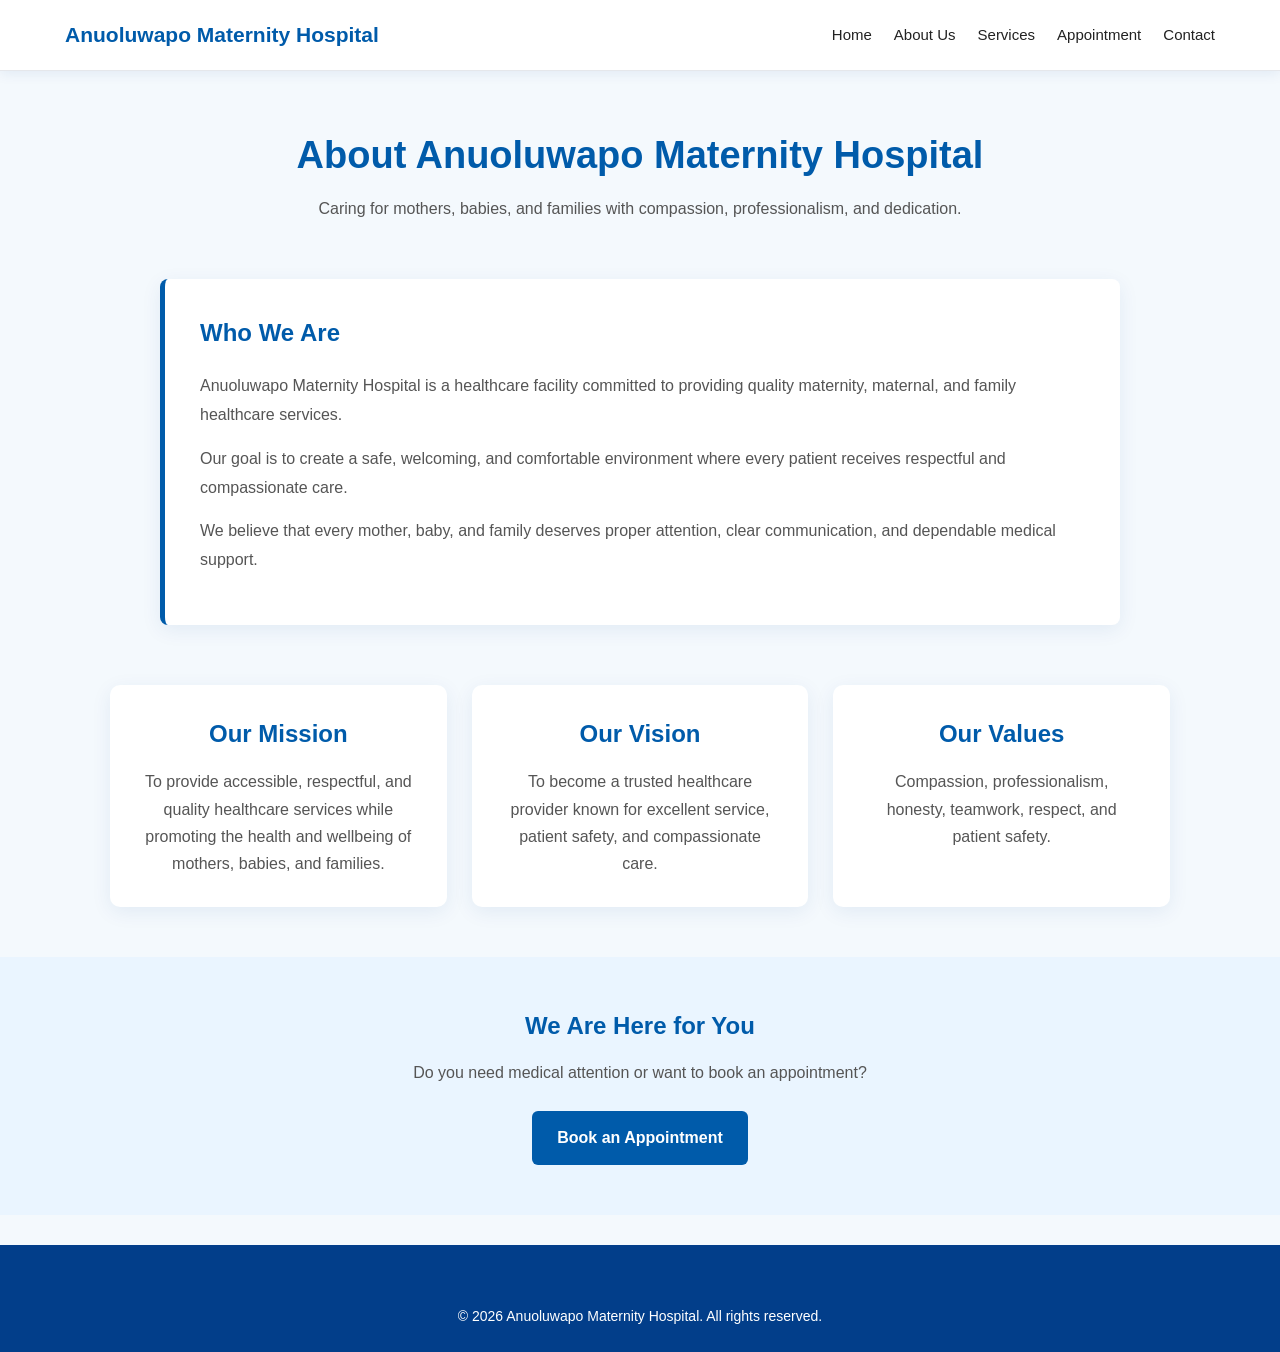
<file: about-us.html>
<!DOCTYPE html>
<html lang="en">
<head>
    <meta charset="UTF-8">
    <meta name="viewport" content="width=device-width, initial-scale=1.0">

    <title>About Us | Anuoluwapo Maternity Hospital</title>

    <link rel="stylesheet" href="style.css">
</head>

<body>

    <header class="site-header">

        <nav class="navbar">

            <a href="index.html" class="logo">
                Anuoluwapo Maternity Hospital
            </a>

            <div class="nav-links">
                <a href="index.html">Home</a>
                <a href="about-us.html">About Us</a>
                <a href="services.html">Services</a>
                <a href="appointment.html">Appointment</a>
                <a href="contact.html">Contact</a>
            </div>

        </nav>

    </header>

    <main>

        <section class="page-heading">
            <h1>About Anuoluwapo Maternity Hospital</h1>

            <p>
                Caring for mothers, babies, and families with compassion,
                professionalism, and dedication.
            </p>
        </section>

        <section class="about-section">

            <div class="about-content">

                <h2>Who We Are</h2>

                <p>
                    Anuoluwapo Maternity Hospital is a healthcare facility
                    committed to providing quality maternity, maternal,
                    and family healthcare services.
                </p>

                <p>
                    Our goal is to create a safe, welcoming, and comfortable
                    environment where every patient receives respectful
                    and compassionate care.
                </p>

                <p>
                    We believe that every mother, baby, and family deserves
                    proper attention, clear communication, and dependable
                    medical support.
                </p>

            </div>

        </section>

        <section class="mission-section">

            <div class="mission-card">
                <h2>Our Mission</h2>

                <p>
                    To provide accessible, respectful, and quality healthcare
                    services while promoting the health and wellbeing of
                    mothers, babies, and families.
                </p>
            </div>

            <div class="mission-card">
                <h2>Our Vision</h2>

                <p>
                    To become a trusted healthcare provider known for
                    excellent service, patient safety, and compassionate care.
                </p>
            </div>

            <div class="mission-card">
                <h2>Our Values</h2>

                <p>
                    Compassion, professionalism, honesty, teamwork,
                    respect, and patient safety.
                </p>
            </div>

        </section>

        <section class="about-cta">

            <h2>We Are Here for You</h2>

            <p>
                Do you need medical attention or want to book an appointment?
            </p>

            <a href="appointment.html" class="auth-btn">
                Book an Appointment
            </a>

        </section>

    </main>

    <footer class="site-footer">

        <p>
            &copy; 2026 Anuoluwapo Maternity Hospital.
            All rights reserved.
        </p>

    </footer>
<script src="script.js"></script>

</body>
</html>
</file>
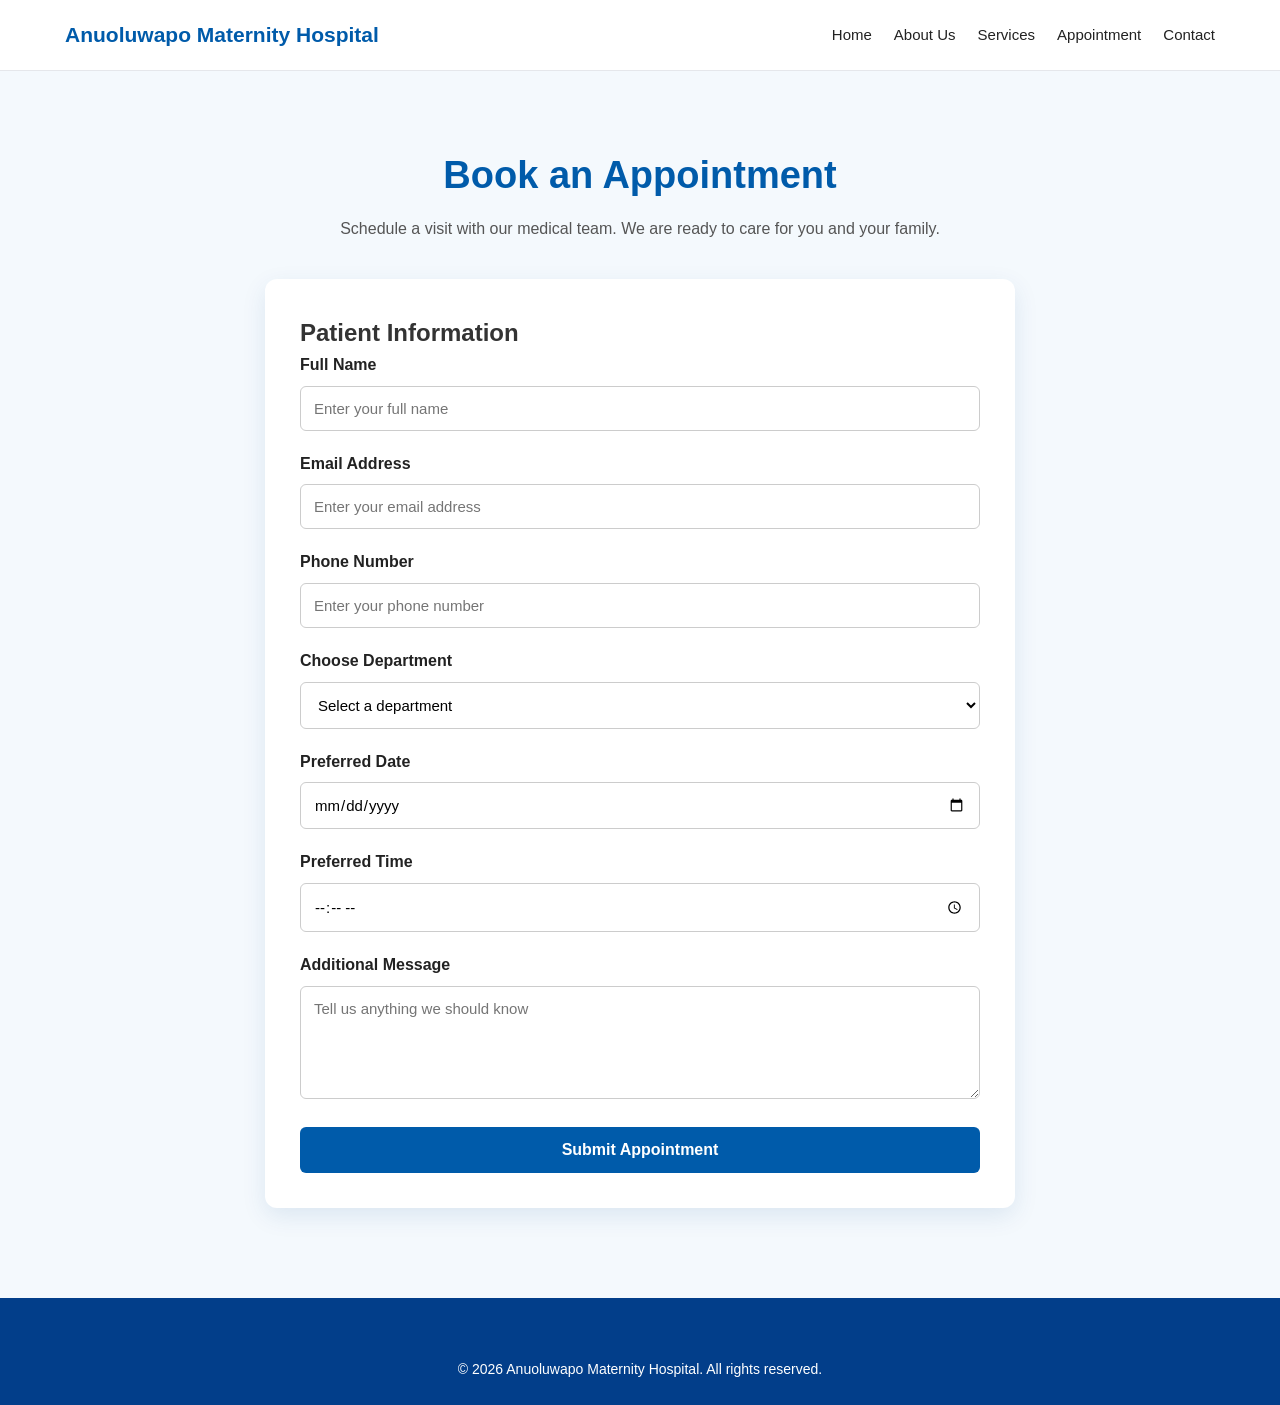
<file: appointment.html>
<!DOCTYPE html>
<html lang="en">
<head>
    <meta charset="UTF-8">
    <meta name="viewport" content="width=device-width, initial-scale=1.0">

    <title>Book Appointment | Anuoluwapo Maternity Hospital</title>

    <link rel="stylesheet" href="style.css">
</head>

<body>

    <header class="site-header">

        <nav class="navbar">

            <a href="index.html" class="logo">
                Anuoluwapo Maternity Hospital
            </a>

            <div class="nav-links">
                <a href="index.html">Home</a>
                <a href="about-us.html">About Us</a>
                <a href="services.html">Services</a>
                <a href="appointment.html">Appointment</a>
                <a href="contact.html">Contact</a>
            </div>

        </nav>

    </header>

    <main class="appointment-page">

        <section class="page-heading">
            <h1>Book an Appointment</h1>

            <p>
                Schedule a visit with our medical team.
                We are ready to care for you and your family.
            </p>
        </section>

        <section class="appointment-container">

            <form data-form="appointments">

                <h2>Patient Information</h2>

                <div class="form-group">
                    <label for="fullname">Full Name</label>

                    <input
                        type="text"
                        id="fullname"
                        name="fullname"
                        placeholder="Enter your full name"
                        required
                    >
                </div>

                <div class="form-group">
                    <label for="email">Email Address</label>

                    <input
                        type="email"
                        id="email"
                        name="email"
                        placeholder="Enter your email address"
                        required
                    >
                </div>

                <div class="form-group">
                    <label for="phone">Phone Number</label>

                    <input
                        type="tel"
                        id="phone"
                        name="phone"
                        placeholder="Enter your phone number"
                        required
                    >
                </div>

                <div class="form-group">
                    <label for="department">Choose Department</label>

                    <select id="department" name="department" required>
                        <option value="">Select a department</option>
                        <option value="maternity">Maternity Care</option>
                        <option value="antenatal">Antenatal Care</option>
                        <option value="postnatal">Postnatal Care</option>
                        <option value="paediatrics">Paediatrics</option>
                        <option value="general">General Consultation</option>
                    </select>
                </div>

                <div class="form-group">
                    <label for="date">Preferred Date</label>

                    <input
                        type="date"
                        id="date"
                        name="date"
                        required
                    >
                </div>

                <div class="form-group">
                    <label for="time">Preferred Time</label>

                    <input
                        type="time"
                        id="time"
                        name="time"
                        required
                    >
                </div>

                <div class="form-group">
                    <label for="message">Additional Message</label>

                    <textarea
                        id="message"
                        name="message"
                        rows="5"
                        placeholder="Tell us anything we should know"
                    ></textarea>
                </div>

                <button type="submit" class="auth-btn">
                    Submit Appointment
                </button>

            </form>

        </section>

    </main>

    <footer class="site-footer">

        <p>
            &copy; 2026 Anuoluwapo Maternity Hospital.
            All rights reserved.
        </p>

    </footer>
<script src="script.js"></script>

</body>
</html>
</file>
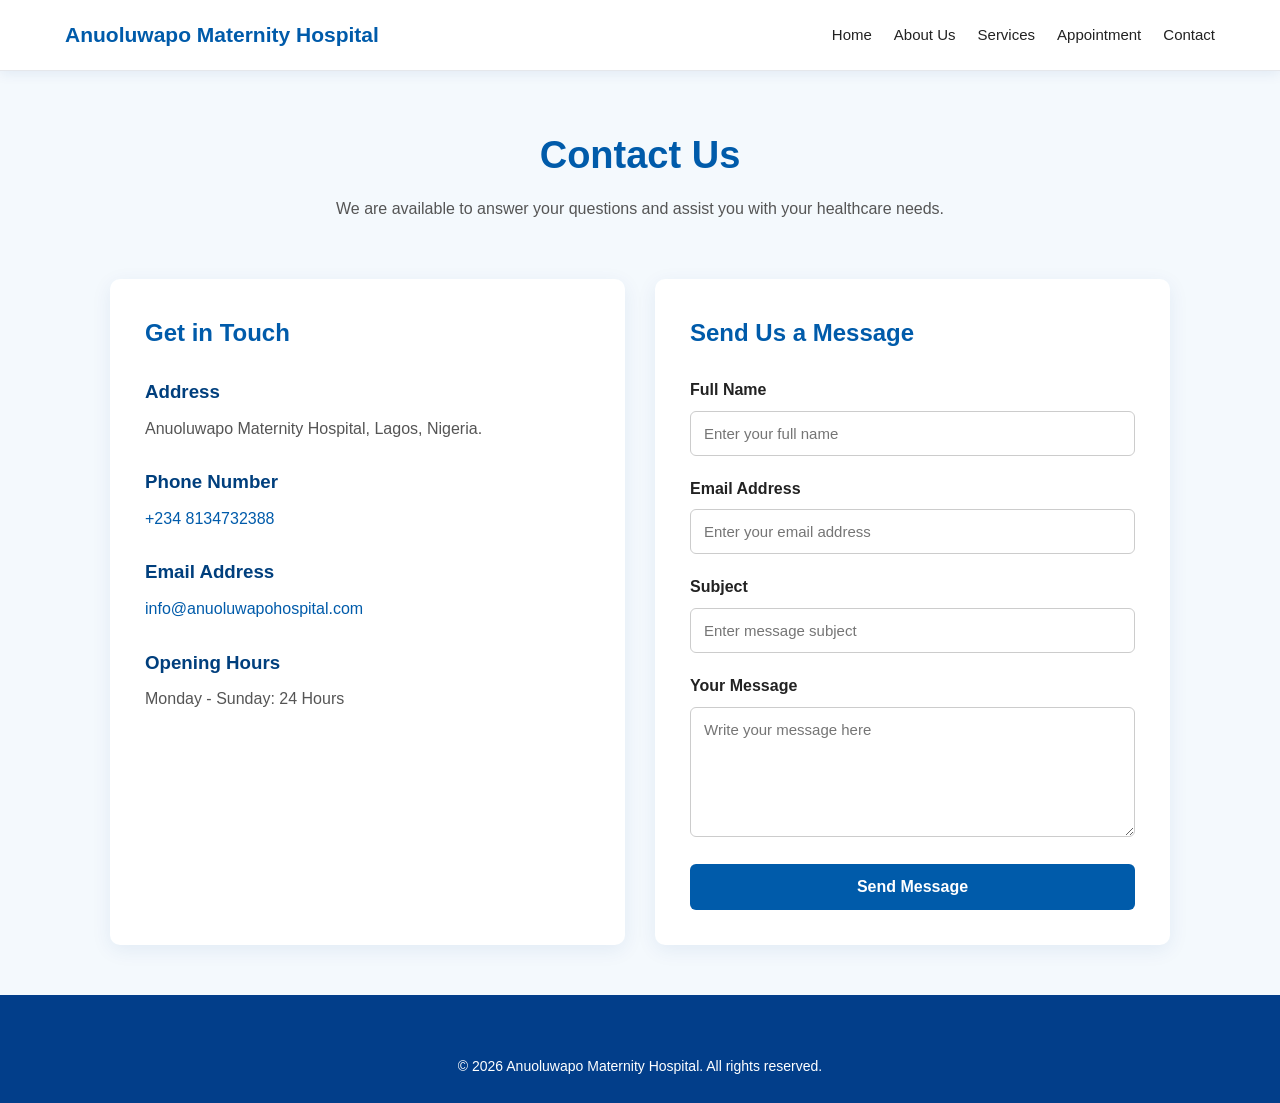
<file: contact.html>
<!DOCTYPE html>
<html lang="en">
<head>
    <meta charset="UTF-8">
    <meta name="viewport" content="width=device-width, initial-scale=1.0">

    <title>Contact Us | Anuoluwapo Maternity Hospital</title>

    <link rel="stylesheet" href="style.css">
</head>

<body>

    <header class="site-header">

        <nav class="navbar">

            <a href="index.html" class="logo">
                Anuoluwapo Maternity Hospital
            </a>

            <div class="nav-links">
                <a href="index.html">Home</a>
                <a href="about-us.html">About Us</a>
                <a href="services.html">Services</a>
                <a href="appointment.html">Appointment</a>
                <a href="contact.html">Contact</a>
            </div>

        </nav>

    </header>

    <main>

        <section class="page-heading">
            <h1>Contact Us</h1>

            <p>
                We are available to answer your questions and assist you
                with your healthcare needs.
            </p>
        </section>

        <section class="contact-section">

            <div class="contact-info">

                <h2>Get in Touch</h2>

                <div class="contact-item">
                    <h3>Address</h3>
                    <p>
                        Anuoluwapo Maternity Hospital,
                        Lagos, Nigeria.
                    </p>
                </div>

                <div class="contact-item">
                    <h3>Phone Number</h3>
                    <p>
                        <a href="tel:+2348000000000">
                            +234 8134732388
                        </a>
                    </p>
                </div>

                <div class="contact-item">
                    <h3>Email Address</h3>
                    <p>
                        <a href="mailto:info@anuoluwapohospital.com">
                            info@anuoluwapohospital.com
                        </a>
                    </p>
                </div>

                <div class="contact-item">
                    <h3>Opening Hours</h3>
                    <p>
                        Monday - Sunday: 24 Hours
                    </p>
                </div>

            </div>

            <div class="contact-form-container">

                <h2>Send Us a Message</h2>

                <form data-form="contact">

                    <div class="form-group">
                        <label for="fullname">Full Name</label>

                        <input
                            type="text"
                            id="fullname"
                            name="fullname"
                            placeholder="Enter your full name"
                            required
                        >
                    </div>

                    <div class="form-group">
                        <label for="email">Email Address</label>

                        <input
                            type="email"
                            id="email"
                            name="email"
                            placeholder="Enter your email address"
                            required
                        >
                    </div>

                    <div class="form-group">
                        <label for="subject">Subject</label>

                        <input
                            type="text"
                            id="subject"
                            name="subject"
                            placeholder="Enter message subject"
                            required
                        >
                    </div>

                    <div class="form-group">
                        <label for="message">Your Message</label>

                        <textarea
                            id="message"
                            name="message"
                            rows="6"
                            placeholder="Write your message here"
                            required
                        ></textarea>
                    </div>

                    <button type="submit" class="auth-btn">
                        Send Message
                    </button>

                </form>

            </div>

        </section>

    </main>

    <footer class="site-footer">

        <p>
            &copy; 2026 Anuoluwapo Maternity Hospital.
            All rights reserved.
        </p>

    </footer>
<script src="script.js"></script>

</body>
</html>
</file>
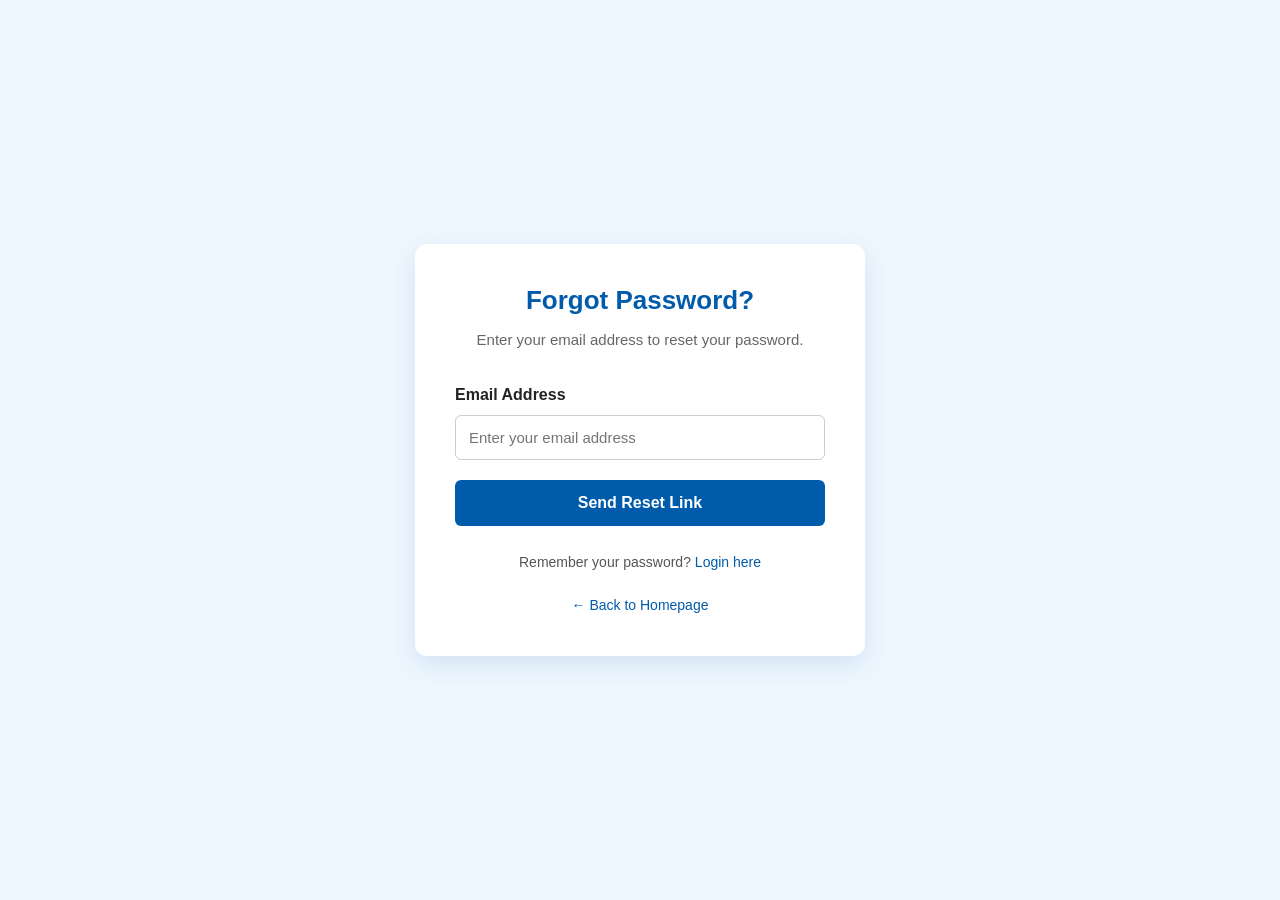
<file: forget password.html>
<!DOCTYPE html>
<html lang="en">
<head>
    <meta charset="UTF-8">
    <meta name="viewport" content="width=device-width, initial-scale=1.0">

    <title>Forgot Password | Anuoluwapo Maternity Hospital</title>

    <link rel="stylesheet" href="style.css">
</head>

<body class="auth-page">

    <div class="auth-container">

        <div class="auth-header">
            <h1>Forgot Password?</h1>

            <p>
                Enter your email address to reset your password.
            </p>
        </div>

        <form data-form="forgot-password">

            <div class="form-group">
                <label for="email">Email Address</label>

                <input
                    type="email"
                    id="email"
                    name="email"
                    placeholder="Enter your email address"
                    required
                >
            </div>

            <button type="submit" class="auth-btn">
                Send Reset Link
            </button>

        </form>

        <p class="auth-footer">
            Remember your password?
            <a href="login.html">Login here</a>
        </p>

        <p class="back-home">
            <a href="index.html">← Back to Homepage</a>
        </p>

    </div>
<script src="script.js"></script>

</body>
</html>
</file>
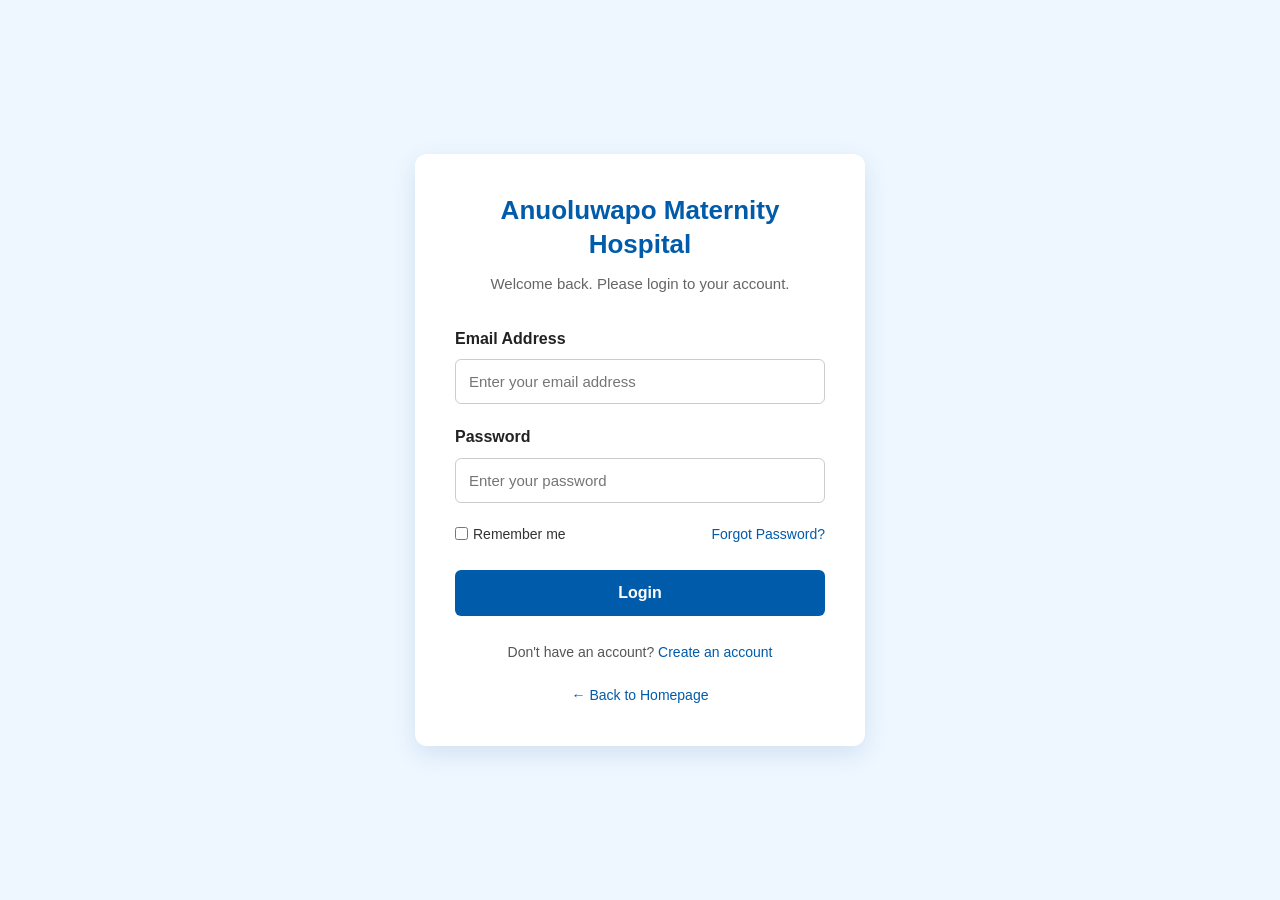
<file: login.html>
<!DOCTYPE html>
<html lang="en">
<head>
    <meta charset="UTF-8">
    <meta name="viewport" content="width=device-width, initial-scale=1.0">

    <title>Login | Anuoluwapo Maternity Hospital</title>

    <link rel="stylesheet" href="style.css">
</head>

<body class="auth-page">

    <div class="auth-container">

        <div class="auth-header">
            <h1>Anuoluwapo Maternity Hospital</h1>
            <p>Welcome back. Please login to your account.</p>
        </div>

        <form data-form="login">

            <div class="form-group">
                <label for="email">Email Address</label>
                <input 
                    type="email" 
                    id="email" 
                    name="email" 
                    placeholder="Enter your email address"
                    required
                >
            </div>

            <div class="form-group">
                <label for="password">Password</label>
                <input 
                    type="password" 
                    id="password" 
                    name="password" 
                    placeholder="Enter your password"
                    required
                >
            </div>

            <div class="form-options">
                <label class="remember-me">
                    <input type="checkbox">
                    Remember me
                </label>

                <a href="forgot-password.html">
                    Forgot Password?
                </a>
            </div>

            <button type="submit" class="auth-btn">
                Login
            </button>

        </form>

        <p class="auth-footer">
            Don't have an account?
            <a href="sign-up.html">Create an account</a>
        </p>

        <p class="back-home">
            <a href="index.html">← Back to Homepage</a>
        </p>

    </div>
    <script src="script.js"></script>

</body>
</html>
</file>
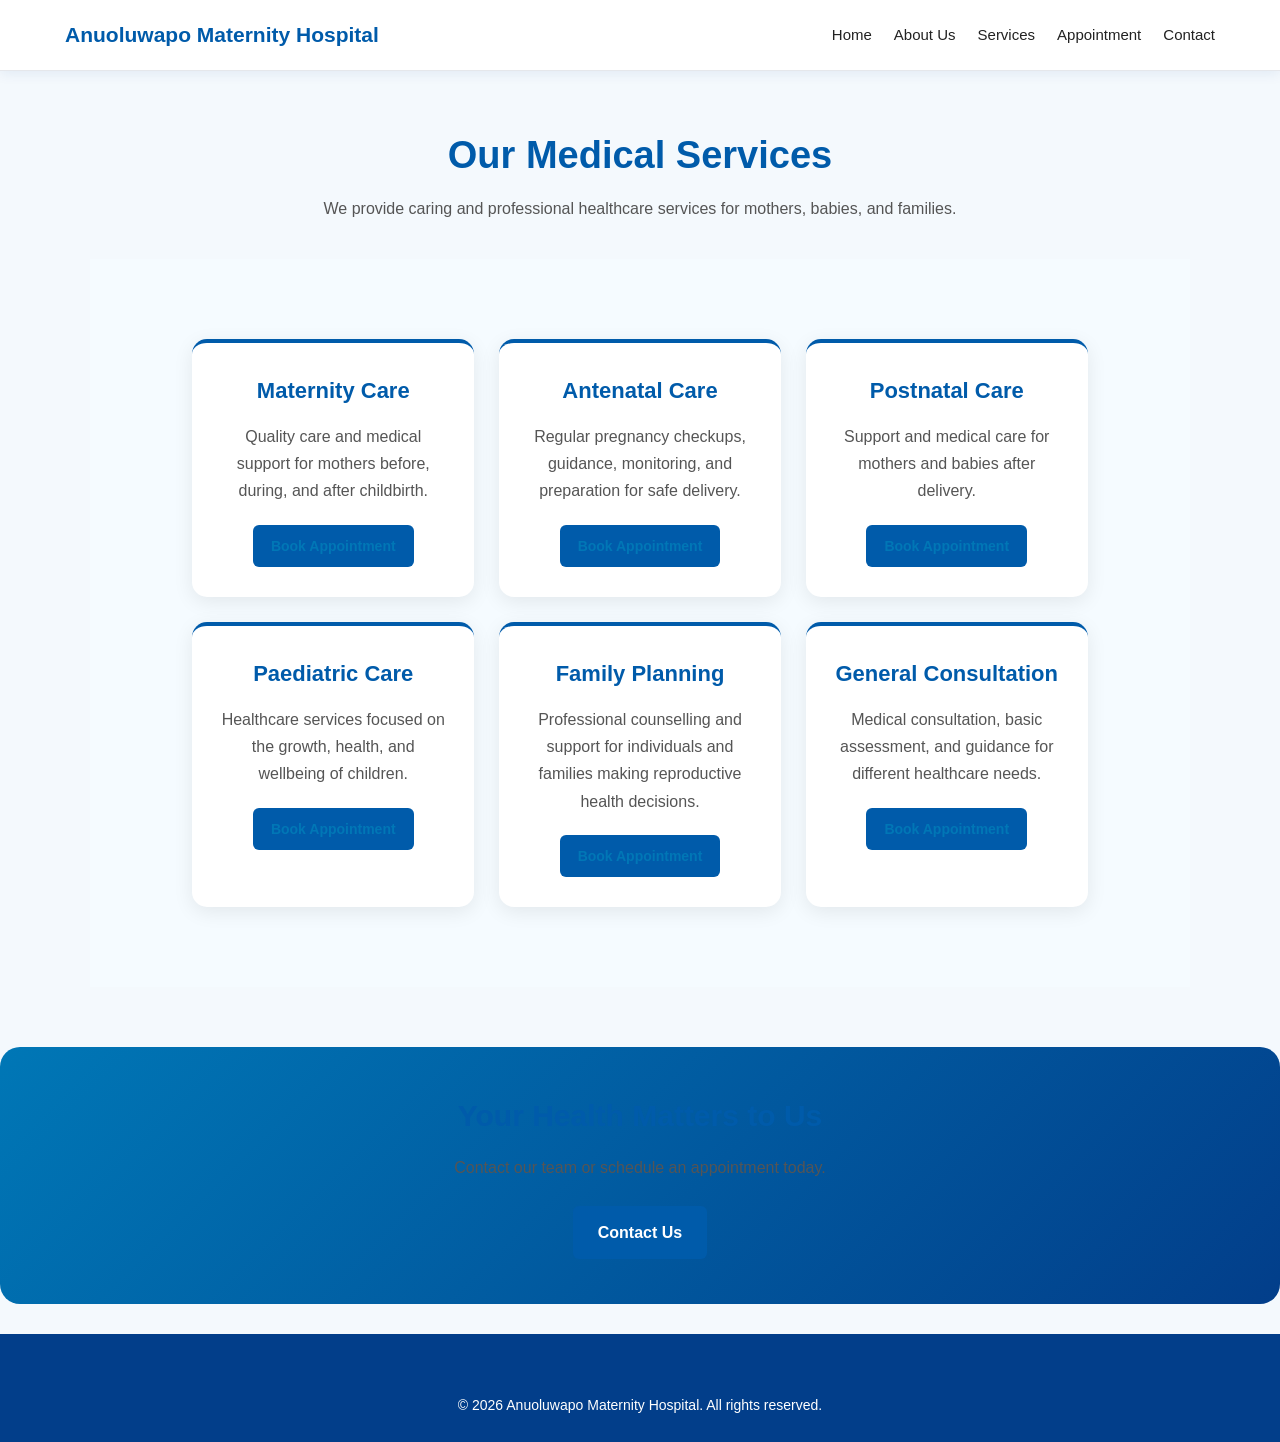
<file: services.html>
<!DOCTYPE html>
<html lang="en">
<head>
    <meta charset="UTF-8">
    <meta name="viewport" content="width=device-width, initial-scale=1.0">

    <title>Our Services | Anuoluwapo Maternity Hospital</title>

    <link rel="stylesheet" href="style.css">
</head>

<body>

    <header class="site-header">

        <nav class="navbar">

            <a href="index.html" class="logo">
                Anuoluwapo Maternity Hospital
            </a>

            <div class="nav-links">
                <a href="index.html">Home</a>
                <a href="about-us.html">About Us</a>
                <a href="services.html">Services</a>
                <a href="appointment.html">Appointment</a>
                <a href="contact.html">Contact</a>
            </div>

        </nav>

    </header>

    <main>

        <section class="page-heading">
            <h1>Our Medical Services</h1>

            <p>
                We provide caring and professional healthcare services
                for mothers, babies, and families.
            </p>
        </section>

        <section class="services-section">

            <div class="service-card">
                <h2>Maternity Care</h2>

                <p>
                    Quality care and medical support for mothers before,
                    during, and after childbirth.
                </p>

                <a href="appointment.html">Book Appointment</a>
            </div>

            <div class="service-card">
                <h2>Antenatal Care</h2>

                <p>
                    Regular pregnancy checkups, guidance, monitoring,
                    and preparation for safe delivery.
                </p>

                <a href="appointment.html">Book Appointment</a>
            </div>

            <div class="service-card">
                <h2>Postnatal Care</h2>

                <p>
                    Support and medical care for mothers and babies
                    after delivery.
                </p>

                <a href="appointment.html">Book Appointment</a>
            </div>

            <div class="service-card">
                <h2>Paediatric Care</h2>

                <p>
                    Healthcare services focused on the growth, health,
                    and wellbeing of children.
                </p>

                <a href="appointment.html">Book Appointment</a>
            </div>

            <div class="service-card">
                <h2>Family Planning</h2>

                <p>
                    Professional counselling and support for individuals
                    and families making reproductive health decisions.
                </p>

                <a href="appointment.html">Book Appointment</a>
            </div>

            <div class="service-card">
                <h2>General Consultation</h2>

                <p>
                    Medical consultation, basic assessment, and guidance
                    for different healthcare needs.
                </p>

                <a href="appointment.html">Book Appointment</a>
            </div>

        </section>

        <section class="services-cta">

            <h2>Your Health Matters to Us</h2>

            <p>
                Contact our team or schedule an appointment today.
            </p>

            <a href="contact.html" class="auth-btn">
                Contact Us
            </a>

        </section>

    </main>

    <footer class="site-footer">

        <p>
            &copy; 2026 Anuoluwapo Maternity Hospital.
            All rights reserved.
        </p>

    </footer>
    <script src="script.js"></script>

</body>
</html>
</file>
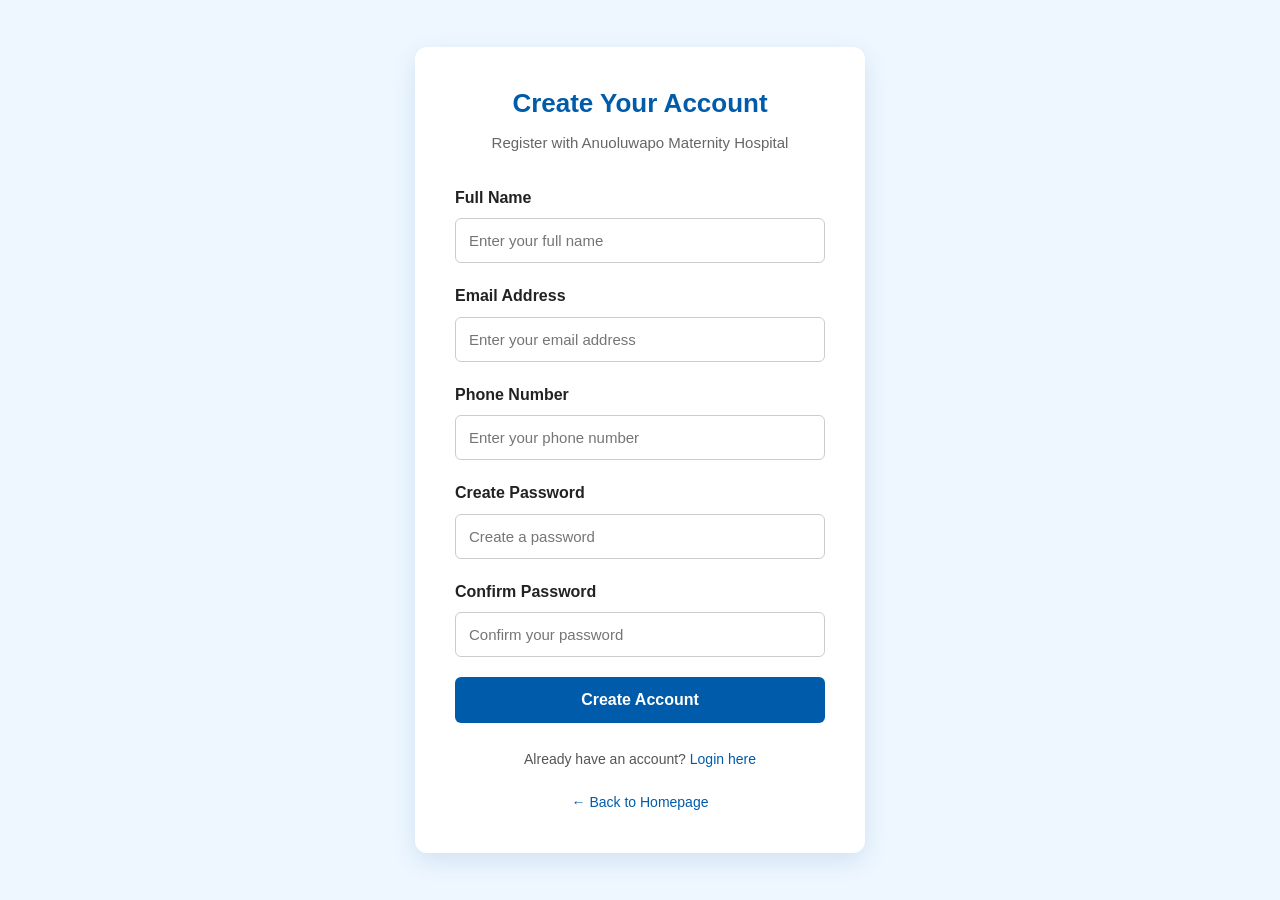
<file: sign-up.html>
<!DOCTYPE html>
<html lang="en">
<head>
    <meta charset="UTF-8">
    <meta name="viewport" content="width=device-width, initial-scale=1.0">

    <title>Sign Up | Anuoluwapo Maternity Hospital</title>

    <link rel="stylesheet" href="style.css">
</head>

<body class="auth-page">

    <div class="auth-container">

        <div class="auth-header">
            <h1>Create Your Account</h1>

            <p>
                Register with Anuoluwapo Maternity Hospital
            </p>
        </div>

        <form data-form="signup">

            <div class="form-group">
                <label for="fullname">Full Name</label>

                <input
                    type="text"
                    id="fullname"
                    name="fullname"
                    placeholder="Enter your full name"
                    required
                >
            </div>

            <div class="form-group">
                <label for="email">Email Address</label>

                <input
                    type="email"
                    id="email"
                    name="email"
                    placeholder="Enter your email address"
                    required
                >
            </div>

            <div class="form-group">
                <label for="phone">Phone Number</label>

                <input
                    type="tel"
                    id="phone"
                    name="phone"
                    placeholder="Enter your phone number"
                    required
                >
            </div>

            <div class="form-group">
                <label for="password">Create Password</label>

                <input
                    type="password"
                    id="password"
                    name="password"
                    placeholder="Create a password"
                    required
                >
            </div>

            <div class="form-group">
                <label for="confirm-password">
                    Confirm Password
                </label>

                <input
                    type="password"
                    id="confirm-password"
                    name="confirm-password"
                    placeholder="Confirm your password"
                    required
                >
            </div>

            <button type="submit" class="auth-btn">
                Create Account
            </button>

        </form>

        <p class="auth-footer">
            Already have an account?
            <a href="login.html">Login here</a>
        </p>

        <p class="back-home">
            <a href="index.html">← Back to Homepage</a>
        </p>

    </div>
    <script src="script.js"></script>

</body>
</html>
</file>
<file: style.css>
/* =========================
   GENERAL WEBSITE STYLING
========================= */

* {
    margin: 0;
    padding: 0;
    box-sizing: border-box;
}

body {
    font-family: "Segoe UI", Tahoma, Geneva, Verdana, sans-serif;
    line-height: 1.6;
    background-color: #f4f9fd;
    color: #333333;
}

a {
    text-decoration: none;
}

button,
input,
select,
textarea {
    font-family: inherit;
}

button {
    cursor: pointer;
}



/* =========================
   HEADER AND NAVIGATION
========================= */

.site-header {
    background-color: #ffffff;
    border-bottom: 1px solid #e5e7eb;
    box-shadow: 0 3px 12px rgba(0, 70, 140, 0.08);
}

.navbar {
    max-width: 1200px;
    margin: 0 auto;
    padding: 18px 25px;
    display: flex;
    align-items: center;
    justify-content: space-between;
    gap: 25px;
}

.logo {
    color: #005baa;
    font-size: 21px;
    font-weight: 700;
}

.nav-links {
    display: flex;
    align-items: center;
    gap: 22px;
}

.nav-links a {
    color: #222222;
    font-size: 15px;
    font-weight: 500;
    transition: color 0.3s ease;
}

.nav-links a:hover {
    color: #005baa;
}

.nav-buttons {
    display: flex;
    align-items: center;
    gap: 10px;
}

.login-btn,
.signup-btn {
    display: inline-block;
    padding: 9px 17px;
    border-radius: 6px;
    font-size: 14px;
    font-weight: 600;
    transition: all 0.3s ease;
}

.login-btn {
    color: #005baa;
    border: 1px solid #005baa;
    background-color: #ffffff;
}

.login-btn:hover {
    background-color: #005baa;
    color: #ffffff;
}

.signup-btn {
    color: #ffffff;
    background-color: #005baa;
}

.signup-btn:hover {
    background-color: #003f7d;
}

/* Mobile menu button */

.menu-toggle {
    display: none;
    border: none;
    background-color: transparent;
    color: #005baa;
    font-size: 30px;
}

/* =========================
   HOMEPAGE HERO SECTION
========================= */

.hero {
    min-height: 500px;
    padding: 80px 25px;
    display: flex;
    align-items: center;
    background: linear-gradient(
        rgba(0, 91, 170, 0.88),
        rgba(0, 63, 125, 0.88)
    );
}

.hero-content {
    max-width: 850px;
    margin: 0 auto;
    text-align: center;
    color: #ffffff;
}

.hero-content h1 {
    font-size: 46px;
    line-height: 1.2;
    margin-bottom: 20px;
}

.hero-content p {
    max-width: 700px;
    margin: 0 auto 30px;
    font-size: 18px;
    line-height: 1.8;
}

.hero-buttons {
    display: flex;
    justify-content: center;
    gap: 15px;
    flex-wrap: wrap;
}

.primary-btn,
.secondary-btn {
    display: inline-block;
    padding: 13px 24px;
    border-radius: 6px;
    font-weight: 600;
    transition: all 0.3s ease;
}

.primary-btn {
    background-color: #ffffff;
    color: #005baa;
}

.primary-btn:hover {
    background-color: #eaf5ff;
}

.secondary-btn {
    background-color: transparent;
    color: #ffffff;
    border: 1px solid #ffffff;
}

.secondary-btn:hover {
    background-color: #ffffff;
    color: #005baa;
}

/* =========================
   PAGE HEADINGS
========================= */

.page-heading {
    max-width: 800px;
    margin: 0 auto;
    padding: 60px 20px 35px;
    text-align: center;
}

.page-heading h1 {
    color: #005baa;
    font-size: 38px;
    line-height: 1.3;
    margin-bottom: 15px;
}

.page-heading p {
    color: #555555;
    line-height: 1.8;
}

/* =========================
   SERVICES SECTION
========================= */

.services-section {
    max-width: 1100px;
    margin: 0 auto;
    padding: 20px;
    display: grid;
    grid-template-columns: repeat(3, 1fr);
    gap: 25px;
}

.service-card {
    background-color: #ffffff;
    padding: 30px;
    border-radius: 10px;
    text-align: center;
    border-top: 4px solid #005baa;
    box-shadow: 0 5px 20px rgba(0, 70, 140, 0.08);
    transition: transform 0.3s ease, box-shadow 0.3s ease;
}

.service-card:hover {
    transform: translateY(-5px);
    box-shadow: 0 10px 25px rgba(0, 70, 140, 0.15);
}

.service-card h2 {
    color: #005baa;
    font-size: 22px;
    margin-bottom: 15px;
}

.service-card p {
    color: #555555;
    line-height: 1.7;
    margin-bottom: 20px;
}

.service-card a {
    display: inline-block;
    background-color: #005baa;
    color: #ffffff;
    padding: 10px 18px;
    border-radius: 6px;
    font-size: 14px;
    transition: background-color 0.3s ease;
}

.service-card a:hover {
    background-color: #003f7d;
}

.services-cta {
    background-color: #eaf5ff;
    text-align: center;
    padding: 50px 20px;
    margin-top: 35px;
}

.services-cta h2 {
    color: #005baa;
    margin-bottom: 15px;
}

.services-cta p {
    color: #555555;
    margin-bottom: 25px;
}

/* =========================
   AUTHENTICATION PAGES
   LOGIN, SIGN UP, FORGOT PASSWORD
========================= */

.auth-page {
    min-height: 100vh;
    display: flex;
    justify-content: center;
    align-items: center;
    padding: 30px 15px;
    background-color: #eef7ff;
}

.auth-container {
    width: 100%;
    max-width: 450px;
    background-color: #ffffff;
    padding: 40px;
    border-radius: 12px;
    box-shadow: 0 8px 25px rgba(0, 70, 140, 0.12);
}

.auth-header {
    text-align: center;
    margin-bottom: 30px;
}

.auth-header h1 {
    color: #005baa;
    font-size: 26px;
    line-height: 1.3;
    margin-bottom: 10px;
}

.auth-header p {
    color: #666666;
    font-size: 15px;
}

.auth-form {
    width: 100%;
}

.form-group {
    margin-bottom: 20px;
}

.form-group label {
    display: block;
    margin-bottom: 8px;
    color: #222222;
    font-weight: 600;
}

.form-group input,
.form-group select,
.form-group textarea {
    width: 100%;
    padding: 13px;
    border: 1px solid #cccccc;
    border-radius: 6px;
    font-size: 15px;
    outline: none;
    background-color: #ffffff;
}

.form-group input:focus,
.form-group select:focus,
.form-group textarea:focus {
    border-color: #005baa;
    box-shadow: 0 0 5px rgba(0, 91, 170, 0.2);
}

.form-options {
    display: flex;
    justify-content: space-between;
    align-items: center;
    gap: 10px;
    margin-bottom: 25px;
    font-size: 14px;
}

.remember-me {
    display: flex;
    align-items: center;
    gap: 5px;
}

.form-options a,
.auth-footer a,
.back-home a {
    color: #005baa;
}

.form-options a:hover,
.auth-footer a:hover,
.back-home a:hover {
    text-decoration: underline;
}

.auth-btn {
    display: inline-block;
    width: 100%;
    padding: 14px;
    background-color: #005baa;
    color: #ffffff;
    border: none;
    border-radius: 6px;
    font-size: 16px;
    font-weight: 600;
    text-align: center;
    transition: background-color 0.3s ease;
}

.auth-btn:hover {
    background-color: #003f7d;
}

.auth-footer {
    text-align: center;
    margin-top: 25px;
    color: #555555;
    font-size: 14px;
}

.back-home {
    text-align: center;
    margin-top: 20px;
    font-size: 14px;
}

/* =========================
   APPOINTMENT PAGE
========================= */

.appointment-page {
    min-height: 80vh;
    padding: 20px 20px 60px;
    background-color: #f4f9fd;
}

.appointment-container {
    max-width: 750px;
    margin: 0 auto;
    background-color: #ffffff;
    padding: 35px;
    border-radius: 12px;
    box-shadow: 0 8px 25px rgba(0, 70, 140, 0.1);
}

.appointment-form h2 {
    color: #005baa;
    text-align: center;
    margin-bottom: 25px;
}

.appointment-form textarea {
    resize: vertical;
}

/* =========================
   ABOUT US PAGE
========================= */

.about-section {
    max-width: 1000px;
    margin: 0 auto;
    padding: 20px;
}

.about-content {
    background-color: #ffffff;
    padding: 35px;
    border-left: 5px solid #005baa;
    border-radius: 8px;
    box-shadow: 0 5px 20px rgba(0, 70, 140, 0.08);
}

.about-content h2 {
    color: #005baa;
    margin-bottom: 20px;
}

.about-content p {
    color: #555555;
    line-height: 1.8;
    margin-bottom: 15px;
}

.mission-section {
    max-width: 1100px;
    margin: 20px auto;
    padding: 20px;
    display: grid;
    grid-template-columns: repeat(3, 1fr);
    gap: 25px;
}

.mission-card {
    background-color: #ffffff;
    padding: 30px;
    border-radius: 10px;
    text-align: center;
    box-shadow: 0 5px 20px rgba(0, 70, 140, 0.08);
}

.mission-card h2 {
    color: #005baa;
    margin-bottom: 15px;
}

.mission-card p {
    color: #555555;
    line-height: 1.7;
}

.about-cta {
    background-color: #eaf5ff;
    text-align: center;
    padding: 50px 20px;
    margin-top: 30px;
}

.about-cta h2 {
    color: #005baa;
    margin-bottom: 15px;
}

.about-cta p {
    color: #555555;
    margin-bottom: 25px;
}

.about-cta .auth-btn,
.services-cta .auth-btn {
    width: auto;
    padding: 14px 25px;
}

/* =========================
   CONTACT PAGE
========================= */

.contact-section {
    max-width: 1100px;
    margin: 0 auto;
    padding: 20px;
    display: grid;
    grid-template-columns: 1fr 1fr;
    gap: 30px;
}

.contact-info,
.contact-form-container {
    background-color: #ffffff;
    padding: 35px;
    border-radius: 10px;
    box-shadow: 0 5px 20px rgba(0, 70, 140, 0.08);
}

.contact-info h2,
.contact-form-container h2 {
    color: #005baa;
    margin-bottom: 25px;
}

.contact-item {
    margin-bottom: 25px;
}

.contact-item h3 {
    color: #003f7d;
    margin-bottom: 8px;
}

.contact-item p {
    color: #555555;
    line-height: 1.7;
}

.contact-item a {
    color: #005baa;
}

.contact-item a:hover {
    text-decoration: underline;
}

.contact-form .form-group {
    margin-bottom: 20px;
}

.contact-form textarea {
    resize: vertical;
}

/* =========================
   FOOTER
========================= */

.site-footer {
    background-color: #003f7d;
    color: #ffffff;
    text-align: center;
    padding: 25px 15px;
    margin-top: 30px;
}

.site-footer p {
    margin: 0;
    font-size: 14px;
}

/* =========================
   MOBILE RESPONSIVENESS
========================= */

@media (max-width: 1000px) {

    .navbar {
        flex-wrap: wrap;
    }

    .nav-links {
        gap: 15px;
    }

    .services-section {
        grid-template-columns: repeat(2, 1fr);
    }

    .mission-section {
        grid-template-columns: repeat(2, 1fr);
    }
}

@media (max-width: 768px) {

    .navbar {
        padding: 15px 20px;
    }

    .logo {
        font-size: 18px;
    }

    .menu-toggle {
        display: block;
    }

    .nav-links {
        display: none;
        width: 100%;
        flex-direction: column;
        align-items: flex-start;
        gap: 15px;
        padding: 20px 0;
    }

    .nav-links.active {
        display: flex;
    }

    .nav-buttons {
        width: 100%;
        flex-wrap: wrap;
    }

    .hero {
        min-height: 450px;
        padding: 60px 20px;
    }

    .hero-content h1 {
        font-size: 34px;
    }

    .hero-content p {
        font-size: 16px;
    }

    .page-heading h1 {
        font-size: 30px;
    }

    .contact-section {
        grid-template-columns: 1fr;
    }

    .mission-section {
        grid-template-columns: 1fr;
    }
}

@media (max-width: 600px) {

    .services-section {
        grid-template-columns: 1fr;
    }

    .auth-container {
        padding: 25px 20px;
    }

    .auth-header h1 {
        font-size: 22px;
    }

    .appointment-container {
        padding: 25px 20px;
    }

    .contact-info,
    .contact-form-container {
        padding: 25px 20px;
    }

    .form-options {
        flex-direction: column;
        align-items: flex-start;
    }

    .hero-content h1 {
        font-size: 29px;
    }

    .hero-buttons {
        flex-direction: column;
        align-items: stretch;
    }

    .primary-btn,
    .secondary-btn {
        text-align: center;
    }
}
.hero-small-text {
    font-size: 14px;
    font-weight: bold;
    letter-spacing: 1px;
    color: #0077b6;
    margin-bottom: 15px;
}

.hero-content h1 {
    max-width: 650px;
}

.hero-content p {
    max-width: 600px;
    line-height: 1.8;
}
.hero {
    display: flex;
    align-items: center;
    justify-content: space-between;
    gap: 40px;
}

.hero-content {
    flex: 1;
}

.hero-image {
    flex: 1;
}

.hero-image img {
    width: 100%;
    max-width: 500px;
    height: 380px;
    object-fit: cover;
    border-radius: 20px;
    display: block;
}
.section-heading {
    text-align: center;
    max-width: 700px;
    margin: 0 auto 40px;
}

.section-heading h2 {
    font-size: 36px;
    color: #023e8a;
    margin-bottom: 15px;
}

.section-heading p {
    line-height: 1.8;
    color: #555;
}

.services-section {
    padding: 80px 8%;
    background-color: #f5fbff;
}

.services-grid {
    display: grid;
    grid-template-columns: repeat(3, 1fr);
    gap: 25px;
}

.service-card {
    background-color: white;
    padding: 30px 25px;
    border-radius: 15px;
    text-align: center;
    box-shadow: 0 5px 20px rgba(0, 0, 0, 0.08);
    transition: 0.3s ease;
}

.service-card:hover {
    transform: translateY(-8px);
    box-shadow: 0 10px 25px rgba(0, 0, 0, 0.12);
}

.service-icon {
    font-size: 42px;
    margin-bottom: 15px;
}

.service-card h3 {
    color: #023e8a;
    font-size: 22px;
    margin-bottom: 15px;
}

.service-card p {
    color: #555;
    line-height: 1.7;
    margin-bottom: 20px;
}

.service-card a {
    color: #0077b6;
    font-weight: bold;
    text-decoration: none;
}

.service-card a:hover {
    text-decoration: underline;
}

.services-cta {
    margin-top: 60px;
    padding: 45px 25px;
    text-align: center;
    background: linear-gradient(135deg, #0077b6, #023e8a);
    color: white;
    border-radius: 20px;
}

.services-cta h2 {
    font-size: 30px;
    margin-bottom: 15px;
}

.services-cta p {
    margin-bottom: 25px;
}

.services-cta .primary-btn {
    background-color: white;
    color: #023e8a;
}
@media (max-width: 900px) {
    .services-grid {
        grid-template-columns: repeat(2, 1fr);
    }
}

@media (max-width: 600px) {
    .services-grid {
        grid-template-columns: 1fr;
    }

    .section-heading h2 {
        font-size: 28px;
    }

    .services-section {
        padding: 60px 5%;
    }
}
.why-us-section {
    padding: 80px 8%;
    background-color: white;
}

.why-us-grid {
    display: grid;
    grid-template-columns: repeat(4, 1fr);
    gap: 25px;
}

.why-us-card {
    padding: 30px 20px;
    text-align: center;
    border: 1px solid #e0eef5;
    border-radius: 15px;
    background-color: #ffffff;
    transition: 0.3s ease;
}

.why-us-card:hover {
    transform: translateY(-6px);
    border-color: #0077b6;
    box-shadow: 0 8px 20px rgba(0, 119, 182, 0.12);
}

.why-us-icon {
    font-size: 40px;
    margin-bottom: 15px;
}

.why-us-card h3 {
    color: #023e8a;
    font-size: 20px;
    margin-bottom: 15px;
}

.why-us-card p {
    color: #555;
    line-height: 1.7;
}
.site-footer {
    background-color: #023e8a;
    color: white;
    padding-top: 60px;
}

.footer-container {
    width: 90%;
    max-width: 1200px;
    margin: auto;
    display: grid;
    grid-template-columns: 2fr 1fr 1.5fr 1.5fr;
    gap: 40px;
    padding-bottom: 45px;
}

.footer-column h2 {
    font-size: 24px;
    margin-bottom: 20px;
}

.footer-column h3 {
    font-size: 19px;
    margin-bottom: 20px;
}

.footer-column p {
    color: #e0f2ff;
    line-height: 1.8;
    margin-bottom: 10px;
}

.footer-column a {
    display: block;
    color: #e0f2ff;
    text-decoration: none;
    margin-bottom: 12px;
    transition: 0.3s ease;
}

.footer-column a:hover {
    color: white;
    padding-left: 5px;
}

.footer-bottom {
    border-top: 1px solid rgba(255, 255, 255, 0.25);
    text-align: center;
    padding: 20px;
}

.footer-bottom p {
    margin: 0;
    color: #e0f2ff;
    font-size: 14px;
}
@media (max-width: 900px) {
    .footer-container {
        grid-template-columns: repeat(2, 1fr);
    }
}

@media (max-width: 600px) {
    .footer-container {
        grid-template-columns: 1fr;
        text-align: center;
    }

    .footer-column a:hover {
        padding-left: 0;
    }

    .site-footer {
        padding-top: 40px;
    }
}
</file>
